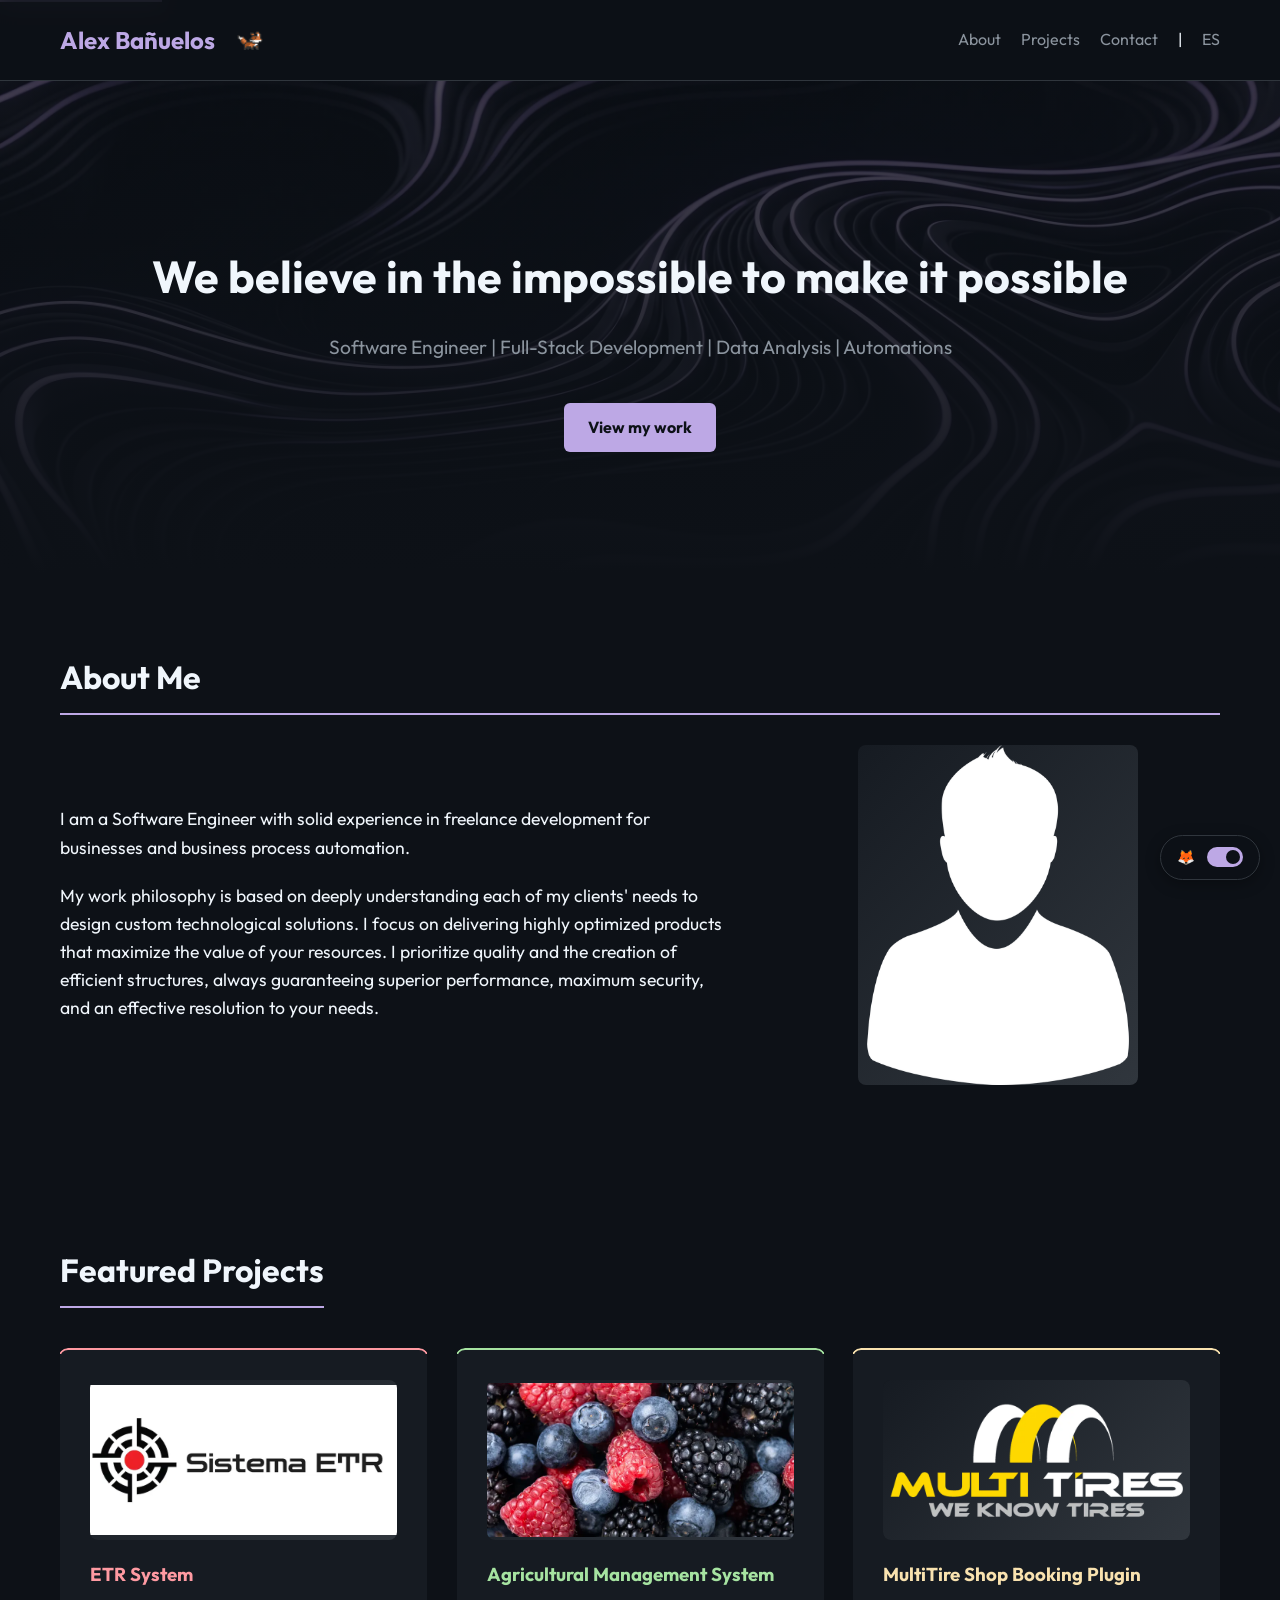
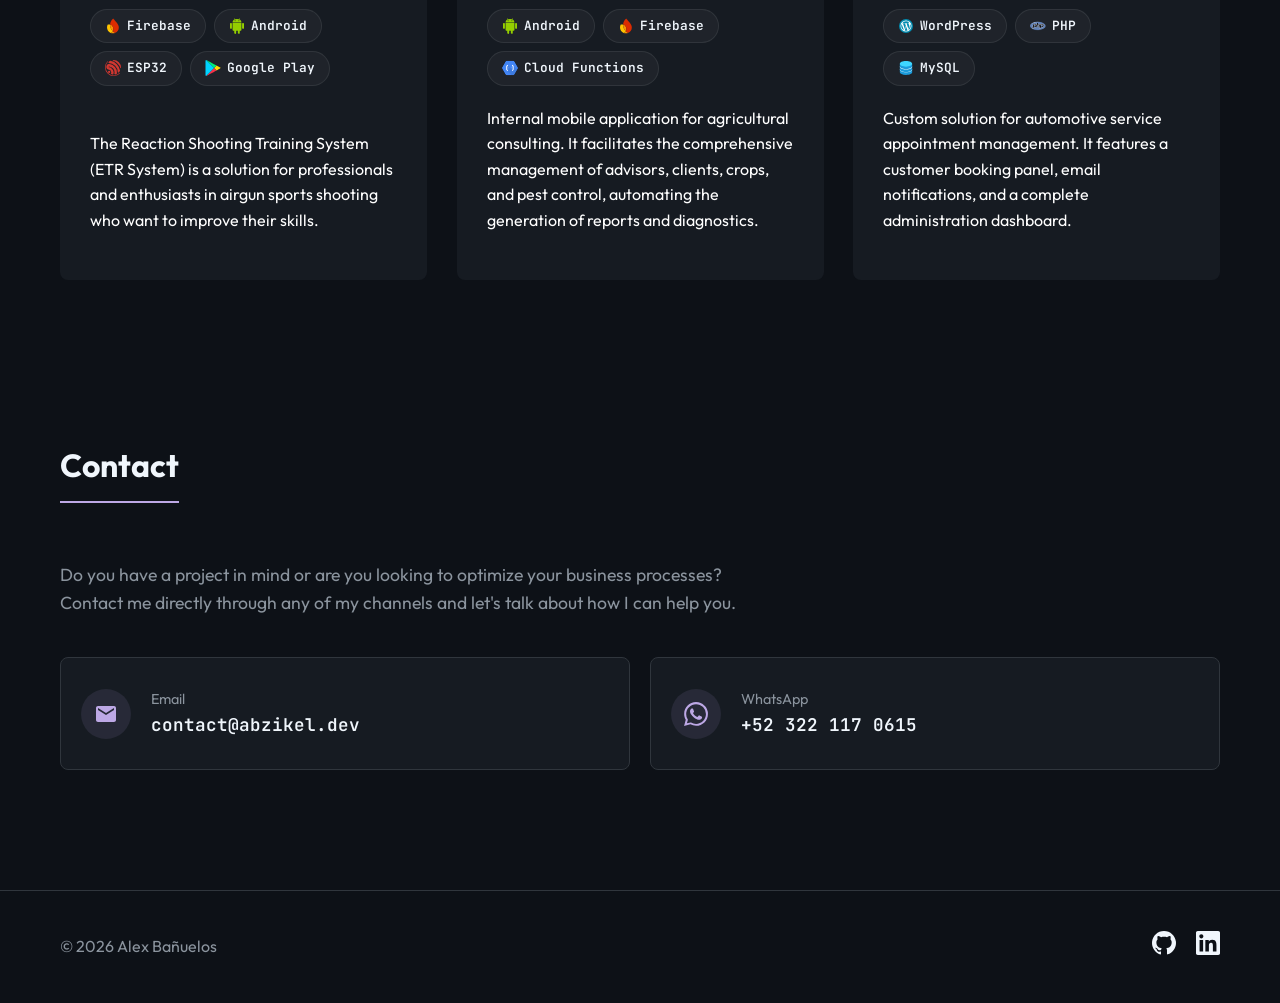
<file: index.html>
<!DOCTYPE html>
<html lang="es">

<head>
    <meta charset="UTF-8">
    <meta name="viewport" content="width=device-width, initial-scale=1.0">

    <!-- Client-side language routing middleware (Synchronous load required) -->
    <script src="/assets/js/language-detector.min.js"></script>

    <meta name="description"
        content="Portafolio de Alex Bañuelos - Ingeniero de Software especializado en Desarrollo Web Full-Stack, Análisis de Datos y Automatizaciones.">
    <meta name="author" content="Alex Bañuelos">
    <meta name="theme-color" content="#0d1117">
    <title>Portafolio de Alex Bañuelos | Ingeniero de Software</title>

    <!-- Open Graph / Facebook / LinkedIn / WhatsApp -->
    <meta property="og:type" content="website">
    <meta property="og:url" content="https://abzikel.dev/">
    <meta property="og:title" content="Portafolio de Alex Bañuelos | Ingeniero de Software">
    <meta property="og:description"
        content="Portafolio de Alex Bañuelos - Ingeniero de Software especializado en Desarrollo Web Full-Stack, Análisis de Datos y Automatizaciones.">
    <meta property="og:image" content="https://abzikel.dev/assets/img/og-image.jpg">

    <!-- Twitter -->
    <meta property="twitter:card" content="summary_large_image">
    <meta property="twitter:url" content="https://abzikel.dev/">
    <meta property="twitter:title" content="Portafolio de Alex Bañuelos | Ingeniero de Software">
    <meta property="twitter:description"
        content="Portafolio de Alex Bañuelos - Ingeniero de Software especializado en Desarrollo Web Full-Stack, Análisis de Datos y Automatizaciones.">
    <meta property="twitter:image" content="https://abzikel.dev/assets/img/og-image.jpg">

    <meta property="og:logo" content="https://abzikel.dev/assets/favicon/android-chrome-512x512.png">
    <link rel="canonical" href="https://abzikel.dev/">

    <!-- Multi-language SEO (hreflang) -->
    <link rel="alternate" hreflang="es" href="https://abzikel.dev/" />
    <link rel="alternate" hreflang="en" href="https://abzikel.dev/en/" />
    <link rel="alternate" hreflang="x-default" href="https://abzikel.dev/" />

    <meta name="apple-mobile-web-app-title" content="Alex B.">
    <link rel="apple-touch-icon" sizes="180x180" href="/assets/favicon/apple-touch-icon.png">
    <link rel="icon" type="image/png" sizes="96x96" href="/assets/favicon/favicon-96x96.png">
    <link rel="icon" type="image/png" sizes="32x32" href="/assets/favicon/favicon-32x32.png">
    <link rel="icon" type="image/png" sizes="16x16" href="/assets/favicon/favicon-16x16.png">
    <link rel="manifest" href="/assets/favicon/site.webmanifest">
    <link rel="shortcut icon" href="/assets/favicon/favicon.ico">

    <!-- Preload Hero Image for LCP Optimization -->
    <link rel="preload" href="/assets/img/hero.webp" as="image">

    <link rel="stylesheet"
        href="https://cdnjs.cloudflare.com/ajax/libs/modern-normalize/2.0.0/modern-normalize.min.css">
    <link rel="preconnect" href="https://fonts.googleapis.com">
    <link rel="preconnect" href="https://fonts.gstatic.com" crossorigin>
    <link
        href="https://fonts.googleapis.com/css2?family=JetBrains+Mono:wght@400;600;700&family=Outfit:wght@300;400;600;700&display=swap"
        rel="stylesheet">
    <link rel="stylesheet" href="/assets/css/style.min.css">
</head>

<body>

    <a href="#main-content" class="skip-link">Saltar al contenido principal</a>

    <header class="main-header">
        <div class="container">
            <div class="logo-wrapper">
                <a href="/" class="logo">Alex Bañuelos</a>
                <img id="fox-character" alt="" aria-hidden="true" class="fox-companion">
            </div>
            <nav class="main-nav">
                <ul>
                    <li><a href="#about">Sobre mí</a></li>
                    <li><a href="#projects">Proyectos</a></li>
                    <li><a href="#contact">Contacto</a></li>
                    <li class="nav-separator">|</li>
                    <li><a href="/en/" aria-label="Cambiar a versión en Inglés" class="lang-switch"
                            onclick="localStorage.setItem('langPref', 'en')">EN</a></li>
                </ul>
            </nav>
        </div>
    </header>

    <main id="main-content">

        <section id="hero" class="hero-section fade-in-section">
            <div class="container">
                <h1>Creemos en lo imposible para lograr hacerlo posible</h1>
                <p class="hero-subtitle">Ingeniero de Software | Desarrollo Full-Stack | Análisis de Datos |
                    Automatizaciones</p>
                <a href="#projects" class="btn btn-primary">Ver mi trabajo</a>
            </div>
        </section>

        <section id="about" class="about-section fade-in-section">
            <div class="container">
                <h2>Sobre Mí</h2>

                <div class="about-content">
                    <p>Soy un Ingeniero en Desarrollo de Software con sólida experiencia en desarrollo independiente
                        para empresas y automatización de procesos empresariales.</p>
                    <p>Mi filosofía de trabajo se basa en entender a profundidad las necesidades de cada uno de mis
                        clientes para diseñar
                        soluciones tecnológicas a la medida. Me enfoco en entregar productos altamente optimizados que
                        maximicen el valor de tus recursos. Priorizo la calidad y la creación de estructuras eficientes,
                        garantizando siempre un rendimiento superior, máxima seguridad y una resolución efectiva a tus
                        necesidades.</p>
                </div>

                <img src="/assets/img/profile-picture.webp" alt="Foto de perfil de Alex Bañuelos"
                    class="img-placeholder profile-img" loading="lazy">
            </div>
        </section>

        <section id="projects" class="projects-section fade-in-section">
            <div class="container">
                <h2>Proyectos Destacados</h2>
                <div class="projects-grid">

                    <article class="project-card card-p1 fade-in-section">
                        <div class="card-content">
                            <img src="/assets/img/projects/sistema-etr/sistema-etr-preview.webp"
                                alt="Vista previa del Sistema ETR" class="img-placeholder project-img" loading="lazy">

                            <h3>Sistema ETR</h3>
                            <div class="project-tags">
                                <span class="tech-badge">
                                    <span class="tech-icon"
                                        style="--icon-url: url('/assets/img/icon-firebase.svg');"></span>
                                    Firebase
                                </span>
                                <span class="tech-badge">
                                    <span class="tech-icon"
                                        style="--icon-url: url('/assets/img/icon-android.svg');"></span>
                                    Android
                                </span>
                                <span class="tech-badge">
                                    <span class="tech-icon"
                                        style="--icon-url: url('/assets/img/icon-esp32.svg');"></span>
                                    ESP32
                                </span>
                                <span class="tech-badge">
                                    <span class="tech-icon"
                                        style="--icon-url: url('/assets/img/icon-googleplay.svg');"></span>
                                    Google Play
                                </span>
                            </div>
                            <p>El Sistema de Entrenamiento en Tiro de Reacción (Sistema ETR) es una solución para
                                aquellos profesionales y entusiastas en el tiro deportivo con arma de aire que quieren
                                mejorar sus habilidades.</p>
                            <a href="#" class="btn-link">Ver detalles &rarr;</a>
                        </div>
                    </article>

                    <article class="project-card card-p2 fade-in-section">
                        <div class="card-content">
                            <img src="/assets/img/projects/gestion-agricola/gestion-agricola-preview.webp"
                                alt="Vista previa del Sistema de Gestión Agrícola" class="img-placeholder project-img"
                                loading="lazy">

                            <h3>Sistema de Gestión Agrícola</h3>
                            <div class="project-tags">
                                <span class="tech-badge">
                                    <span class="tech-icon"
                                        style="--icon-url: url('/assets/img/icon-android.svg');"></span>
                                    Android
                                </span>
                                <span class="tech-badge">
                                    <span class="tech-icon"
                                        style="--icon-url: url('/assets/img/icon-firebase.svg');"></span>
                                    Firebase
                                </span>
                                <span class="tech-badge">
                                    <span class="tech-icon"
                                        style="--icon-url: url('/assets/img/icon-cloudfunctions.svg');"></span>
                                    Cloud Functions
                                </span>
                            </div>
                            <p>Aplicación móvil de uso interno para consultoría agrícola. Facilita la gestión integral
                                de asesores, clientes, cultivos y control de plagas, automatizando la generación de
                                reportes y diagnósticos.</p>
                            <a href="#" class="btn-link">Ver detalles &rarr;</a>
                        </div>
                    </article>

                    <article class="project-card card-p3 fade-in-section">
                        <div class="card-content">
                            <img src="/assets/img/projects/multitireshop/multireshop-preview.webp"
                                alt="Vista previa del Plugin de Reservas Multi Tires"
                                class="img-placeholder project-img" loading="lazy">

                            <h3>Plugin de Reservas MultiTire Shop</h3>
                            <div class="project-tags">
                                <span class="tech-badge">
                                    <span class="tech-icon"
                                        style="--icon-url: url('/assets/img/icon-wordpress.svg');"></span>
                                    WordPress
                                </span>
                                <span class="tech-badge">
                                    <span class="tech-icon" style="--icon-url: url('/assets/img/icon-php.svg');"></span>
                                    PHP
                                </span>
                                <span class="tech-badge">
                                    <span class="tech-icon"
                                        style="--icon-url: url('/assets/img/icon-mysql.svg');"></span>
                                    MySQL
                                </span>
                            </div>
                            <p>Solución personalizada para la gestión de citas de servicios automotrices. Cuenta con un
                                panel para que los clientes agenden su cita, notificaciones por correo electrónico y un
                                panel de
                                administración completo.</p>
                            <a href="#" class="btn-link">Ver detalles &rarr;</a>
                        </div>
                    </article>

                </div>
            </div>
        </section>

        <section id="contact" class="contact-section fade-in-section">
            <div class="container">
                <h2>Contacto</h2>
                <p class="contact-intro">¿Tienes un proyecto en mente o buscas optimizar tus procesos empresariales?
                    Contáctame directamente a través de cualquiera de mis canales y hablemos sobre cómo puedo ayudarte.
                </p>

                <div class="contact-grid">
                    <a href="mailto:contact@abzikel.dev" class="contact-card">
                        <div class="contact-icon-wrapper">
                            <svg class="contact-icon" viewBox="0 0 24 24" xmlns="http://www.w3.org/2000/svg">
                                <path
                                    d="M20 4H4c-1.1 0-1.99.9-1.99 2L2 18c0 1.1.9 2 2 2h16c1.1 0 2-.9 2-2V6c0-1.1-.9-2-2-2zm0 4l-8 5-8-5V6l8 5 8-5v2z" />
                            </svg>
                        </div>
                        <div class="contact-info">
                            <span class="contact-label">Correo Electrónico</span>
                            <span class="contact-value">contact@abzikel.dev</span>
                        </div>
                    </a>

                    <a href="https://wa.me/523221170615" target="_blank" rel="noopener noreferrer" class="contact-card">
                        <div class="contact-icon-wrapper">
                            <svg class="contact-icon" viewBox="0 0 24 24" xmlns="http://www.w3.org/2000/svg">
                                <path
                                    d="M17.472 14.382c-.297-.149-1.758-.867-2.03-.967-.273-.099-.471-.148-.67.15-.197.297-.767.966-.94 1.164-.173.199-.347.223-.644.075-.297-.15-1.255-.463-2.39-1.405-.881-.733-1.476-1.639-1.649-1.935-.173-.297-.018-.458.13-.606.134-.133.298-.347.446-.52.149-.174.198-.298.298-.497.099-.198.05-.371-.025-.52-.075-.149-.669-1.612-.916-2.207-.242-.579-.487-.5-.669-.51-.173-.008-.371-.01-.57-.01-.198 0-.52.074-.792.372-.272.297-1.04 1.016-1.04 2.479 0 1.462 1.065 2.875 1.213 3.074.149.198 2.096 3.2 5.077 4.487.709.306 1.262.489 1.694.625.712.227 1.36.195 1.871.118.571-.085 1.758-.719 2.006-1.413.248-.694.248-1.289.173-1.413-.074-.124-.272-.198-.57-.347m-5.421 7.403h-.004a9.87 9.87 0 01-5.031-1.378l-.361-.214-3.741.982.998-3.648-.235-.374a9.86 9.86 0 01-1.51-5.26c.001-5.45 4.436-9.884 9.888-9.884 2.64 0 5.122 1.03 6.988 2.898a9.825 9.825 0 012.893 6.994c-.003 5.45-4.437 9.884-9.885 9.884m8.413-18.297A11.815 11.815 0 0012.05 0C5.495 0 .16 5.335.157 11.892c0 2.096.547 4.142 1.588 5.945L.057 24l6.305-1.654a11.882 11.882 0 005.683 1.448h.005c6.554 0 11.89-5.335 11.893-11.893a11.821 11.821 0 00-3.48-8.413z" />
                            </svg>
                        </div>
                        <div class="contact-info">
                            <span class="contact-label">WhatsApp</span>
                            <span class="contact-value">+52 322 117 0615</span>
                        </div>
                    </a>
                </div>
            </div>
        </section>

    </main>

    <footer class="main-footer">
        <div class="container">
            <p>&copy; <span id="current-year"></span> Alex Bañuelos</p>
            <div class="social-links">
                <a href="https://github.com/Abzikel" target="_blank" rel="noopener noreferrer"
                    aria-label="GitHub Profile">
                    <svg class="social-icon" viewBox="0 0 24 24" xmlns="http://www.w3.org/2000/svg">
                        <path
                            d="M12 0C5.37 0 0 5.37 0 12c0 5.31 3.435 9.795 8.205 11.385.6.105.825-.255.825-.57 0-.285-.015-1.23-.015-2.235-3.015.555-3.795-.735-4.035-1.41-.135-.345-.72-1.41-1.23-1.695-.42-.225-1.02-.78-.015-.795.945-.015 1.62.87 1.845 1.23 1.08 1.815 2.805 1.305 3.495.99.105-.78.42-1.305.765-1.605-2.67-.3-5.46-1.335-5.46-5.925 0-1.305.465-2.385 1.23-3.225-.12-.3-.54-1.53.12-3.18 0 0 1.005-.315 3.3 1.23.96-.27 1.98-.405 3-.405s2.04.135 3 .405c2.295-1.56 3.3-1.23 3.3-1.23.66 1.65.24 2.88.12 3.18.765.84 1.23 1.905 1.23 3.225 0 4.605-2.805 5.625-5.475 5.925.435.375.81 1.095.81 2.22 0 1.605-.015 2.895-.015 3.285 0 .315.225.69.825.57C20.565 21.795 24 17.31 24 12c0-6.63-5.37-12-12-12z" />
                    </svg>
                </a>
                <a href="https://www.linkedin.com/in/abzikel/" target="_blank" rel="noopener noreferrer"
                    aria-label="LinkedIn Profile">
                    <svg class="social-icon" viewBox="0 0 24 24" xmlns="http://www.w3.org/2000/svg">
                        <path
                            d="M20.447 20.452h-3.554v-5.569c0-1.328-.027-3.037-1.852-3.037-1.853 0-2.136 1.445-2.136 2.939v5.667H9.351V9h3.414v1.561h.046c.477-.9 1.637-1.85 3.37-1.85 3.601 0 4.267 2.37 4.267 5.455v6.286zM5.337 7.433c-1.144 0-2.063-.926-2.063-2.065 0-1.138.92-2.063 2.063-2.063 1.14 0 2.064.925 2.064 2.063 0 1.139-.925 2.065-2.064 2.065zm1.782 13.019H3.555V9h3.564v11.452zM22.225 0H1.771C.792 0 0 .774 0 1.729v20.542C0 23.227.792 24 1.771 24h20.451C23.2 24 24 23.227 24 22.271V1.729C24 .774 23.2 0 22.222 0h.003z" />
                    </svg>
                </a>
            </div>
        </div>
    </footer>

    <!-- Fox Tracking Toggle UI -->
    <div class="fox-toggle-wrapper">
        <span class="fox-toggle-label">🦊</span>
        <label class="fox-switch" for="fox-toggle">
            <input type="checkbox" id="fox-toggle" aria-label="Activar o desactivar seguimiento de mascota">
            <span class="fox-slider"></span>
        </label>
    </div>

    <script src="/assets/js/fox-controller.min.js" defer></script>
    <script src="/assets/js/main.min.js" defer></script>

</body>

</html>
</file>
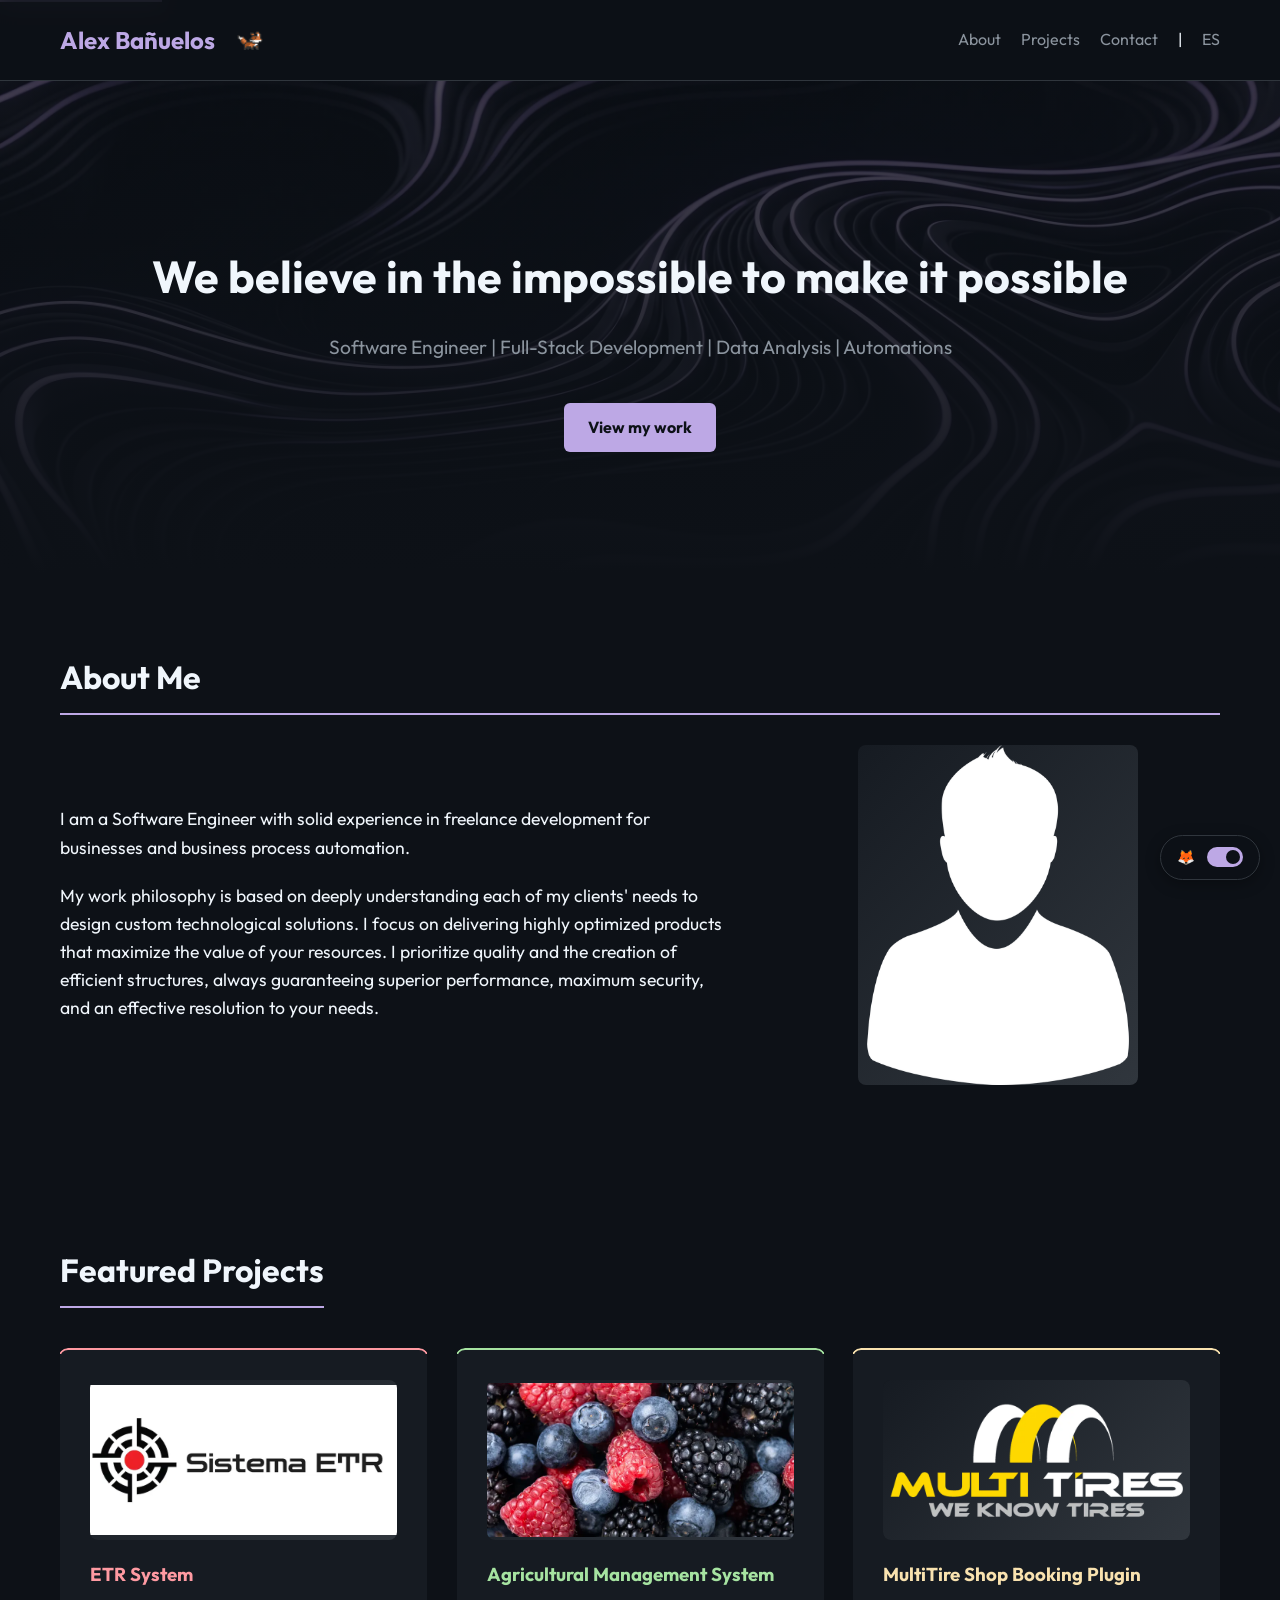
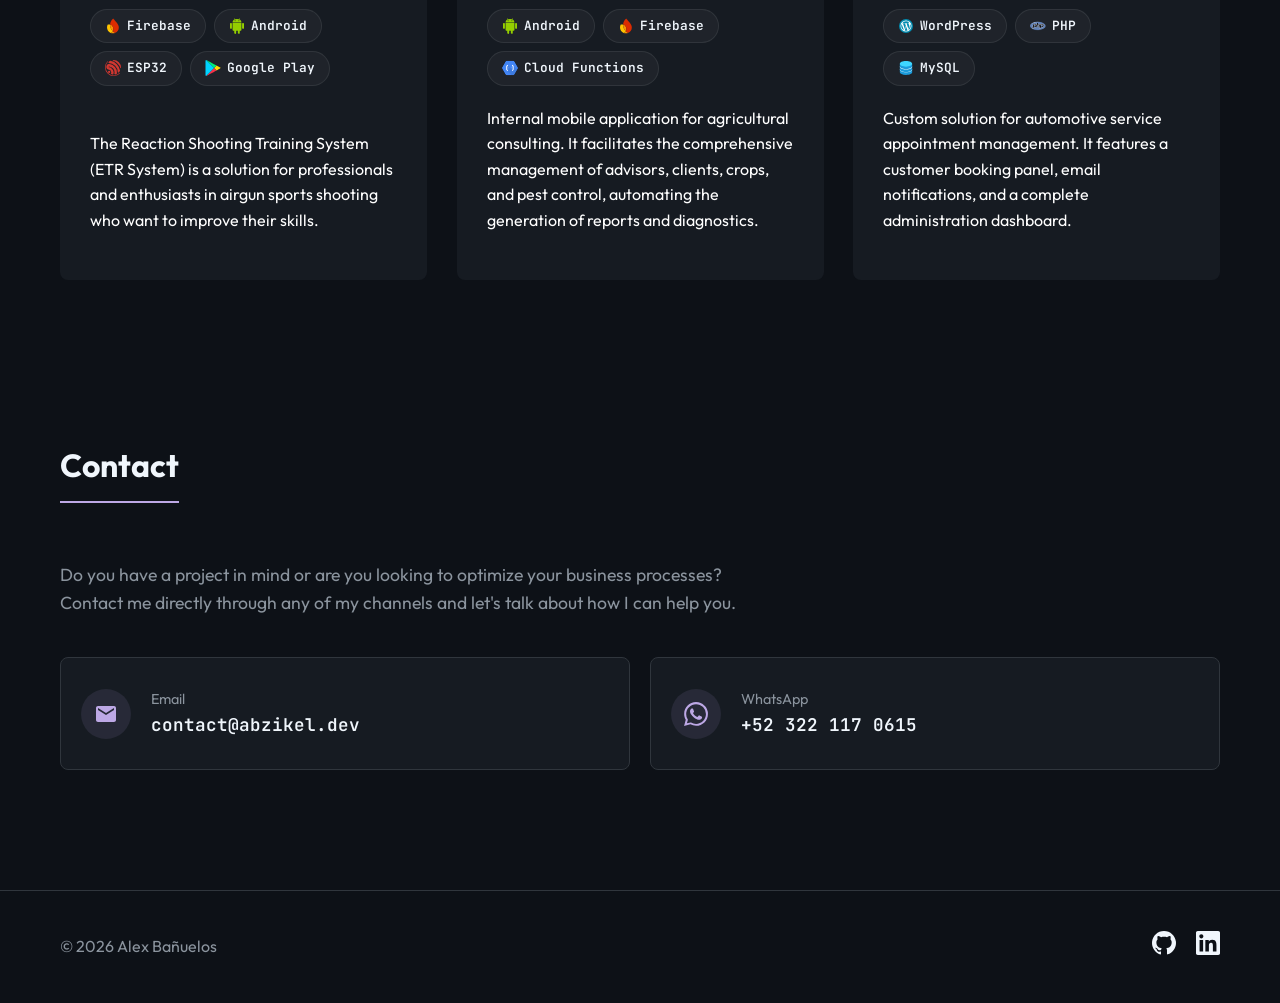
<file: en/index.html>
<!DOCTYPE html>
<html lang="en">

<head>
    <meta charset="UTF-8">
    <meta name="viewport" content="width=device-width, initial-scale=1.0">
    <meta name="description"
        content="Alex Bañuelos Portfolio - Software Engineer specializing in Full-Stack Web Development, Data Analysis, and Automations.">
    <meta name="author" content="Alex Bañuelos">
    <meta name="theme-color" content="#0d1117">
    <title>Alex Bañuelos Portfolio | Software Engineer</title>

    <!-- Open Graph / Facebook / LinkedIn / WhatsApp -->
    <meta property="og:type" content="website">
    <meta property="og:url" content="https://abzikel.dev/en/">
    <meta property="og:title" content="Alex Bañuelos Portfolio | Software Engineer">
    <meta property="og:description"
        content="Alex Bañuelos Portfolio - Software Engineer specializing in Full-Stack Web Development, Data Analysis, and Automations.">
    <meta property="og:image" content="https://abzikel.dev/assets/img/og-image.jpg">

    <!-- Twitter -->
    <meta property="twitter:card" content="summary_large_image">
    <meta property="twitter:url" content="https://abzikel.dev/en/">
    <meta property="twitter:title" content="Alex Bañuelos Portfolio | Software Engineer">
    <meta property="twitter:description"
        content="Alex Bañuelos Portfolio - Software Engineer specializing in Full-Stack Web Development, Data Analysis, and Automations.">
    <meta property="twitter:image" content="https://abzikel.dev/assets/img/og-image.jpg">

    <meta property="og:logo" content="https://abzikel.dev/assets/favicon/android-chrome-512x512.png">
    <link rel="canonical" href="https://abzikel.dev/en/">

    <!-- Multi-language SEO (hreflang) -->
    <link rel="alternate" hreflang="es" href="https://abzikel.dev/">
    <link rel="alternate" hreflang="en" href="https://abzikel.dev/en/">
    <link rel="alternate" hreflang="x-default" href="https://abzikel.dev/">

    <meta name="apple-mobile-web-app-title" content="Alex B.">
    <link rel="apple-touch-icon" sizes="180x180" href="/assets/favicon/apple-touch-icon.png">
    <link rel="icon" type="image/png" sizes="96x96" href="/assets/favicon/favicon-96x96.png">
    <link rel="icon" type="image/png" sizes="32x32" href="/assets/favicon/favicon-32x32.png">
    <link rel="icon" type="image/png" sizes="16x16" href="/assets/favicon/favicon-16x16.png">
    <link rel="manifest" href="/assets/favicon/site.webmanifest">
    <link rel="shortcut icon" href="/assets/favicon/favicon.ico">

    <!-- Preload Hero Image for LCP Optimization -->
    <link rel="preload" href="/assets/img/hero.webp" as="image">

    <link rel="stylesheet"
        href="https://cdnjs.cloudflare.com/ajax/libs/modern-normalize/2.0.0/modern-normalize.min.css">
    <link rel="preconnect" href="https://fonts.googleapis.com">
    <link rel="preconnect" href="https://fonts.gstatic.com" crossorigin>
    <link
        href="https://fonts.googleapis.com/css2?family=JetBrains+Mono:wght@400;600;700&family=Outfit:wght@300;400;600;700&display=swap"
        rel="stylesheet">
    <link rel="stylesheet" href="/assets/css/style.min.css">
</head>

<body>

    <a href="#main-content" class="skip-link">Skip to main content</a>

    <header class="main-header">
        <div class="container">
            <div class="logo-wrapper">
                <a href="/en/" class="logo">Alex Bañuelos</a>
                <img id="fox-character" alt="" aria-hidden="true" class="fox-companion">
            </div>
            <nav class="main-nav">
                <ul>
                    <li><a href="#about">About</a></li>
                    <li><a href="#projects">Projects</a></li>
                    <li><a href="#contact">Contact</a></li>
                    <li class="nav-separator">|</li>
                    <li><a href="/" aria-label="Switch to Spanish version" class="lang-switch"
                            onclick="localStorage.setItem('langPref', 'es')">ES</a></li>
                </ul>
            </nav>
        </div>
    </header>

    <main id="main-content">

        <section id="hero" class="hero-section fade-in-section">
            <div class="container">
                <h1>We believe in the impossible to make it possible</h1>
                <p class="hero-subtitle">Software Engineer | Full-Stack Development | Data Analysis | Automations</p>
                <a href="#projects" class="btn btn-primary">View my work</a>
            </div>
        </section>

        <section id="about" class="about-section fade-in-section">
            <div class="container">
                <h2>About Me</h2>

                <div class="about-content">
                    <p>I am a Software Engineer with solid experience in freelance development for businesses and
                        business process automation.</p>
                    <p>My work philosophy is based on deeply understanding each of my clients' needs to design custom
                        technological solutions. I focus on delivering highly optimized products that maximize the value
                        of your resources. I prioritize quality and the creation of efficient structures, always
                        guaranteeing superior performance, maximum security, and an effective resolution to your needs.
                    </p>
                </div>

                <img src="/assets/img/profile-picture.webp" alt="Alex Bañuelos profile picture"
                    class="img-placeholder profile-img" loading="lazy">
            </div>
        </section>

        <section id="projects" class="projects-section fade-in-section">
            <div class="container">
                <h2>Featured Projects</h2>
                <div class="projects-grid">

                    <article class="project-card card-p1 fade-in-section">
                        <div class="card-content">
                            <img src="/assets/img/projects/sistema-etr/sistema-etr-preview.webp"
                                alt="ETR System Preview" class="img-placeholder project-img" loading="lazy">

                            <h3>ETR System</h3>
                            <div class="project-tags">
                                <span class="tech-badge">
                                    <span class="tech-icon"
                                        style="--icon-url: url('/assets/img/icon-firebase.svg');"></span>
                                    Firebase
                                </span>
                                <span class="tech-badge">
                                    <span class="tech-icon"
                                        style="--icon-url: url('/assets/img/icon-android.svg');"></span>
                                    Android
                                </span>
                                <span class="tech-badge">
                                    <span class="tech-icon"
                                        style="--icon-url: url('/assets/img/icon-esp32.svg');"></span>
                                    ESP32
                                </span>
                                <span class="tech-badge">
                                    <span class="tech-icon"
                                        style="--icon-url: url('/assets/img/icon-googleplay.svg');"></span>
                                    Google Play
                                </span>
                            </div>
                            <p>The Reaction Shooting Training System (ETR System) is a solution for professionals and
                                enthusiasts in airgun sports shooting who want to improve their skills.</p>
                            <a href="#" class="btn-link">View details &rarr;</a>
                        </div>
                    </article>

                    <article class="project-card card-p2 fade-in-section">
                        <div class="card-content">
                            <img src="/assets/img/projects/gestion-agricola/gestion-agricola-preview.webp"
                                alt="Agricultural Management System Preview" class="img-placeholder project-img"
                                loading="lazy">

                            <h3>Agricultural Management System</h3>
                            <div class="project-tags">
                                <span class="tech-badge">
                                    <span class="tech-icon"
                                        style="--icon-url: url('/assets/img/icon-android.svg');"></span>
                                    Android
                                </span>
                                <span class="tech-badge">
                                    <span class="tech-icon"
                                        style="--icon-url: url('/assets/img/icon-firebase.svg');"></span>
                                    Firebase
                                </span>
                                <span class="tech-badge">
                                    <span class="tech-icon"
                                        style="--icon-url: url('/assets/img/icon-cloudfunctions.svg');"></span>
                                    Cloud Functions
                                </span>
                            </div>
                            <p>Internal mobile application for agricultural consulting. It facilitates the comprehensive
                                management of advisors, clients, crops, and pest control, automating the generation of
                                reports and diagnostics.</p>
                            <a href="#" class="btn-link">View details &rarr;</a>
                        </div>
                    </article>

                    <article class="project-card card-p3 fade-in-section">
                        <div class="card-content">
                            <img src="/assets/img/projects/multitireshop/multireshop-preview.webp"
                                alt="MultiTire Shop Booking Plugin Preview" class="img-placeholder project-img"
                                loading="lazy">

                            <h3>MultiTire Shop Booking Plugin</h3>
                            <div class="project-tags">
                                <span class="tech-badge">
                                    <span class="tech-icon"
                                        style="--icon-url: url('/assets/img/icon-wordpress.svg');"></span>
                                    WordPress
                                </span>
                                <span class="tech-badge">
                                    <span class="tech-icon" style="--icon-url: url('/assets/img/icon-php.svg');"></span>
                                    PHP
                                </span>
                                <span class="tech-badge">
                                    <span class="tech-icon"
                                        style="--icon-url: url('/assets/img/icon-mysql.svg');"></span>
                                    MySQL
                                </span>
                            </div>
                            <p>Custom solution for automotive service appointment management. It features a customer
                                booking panel, email notifications, and a complete administration dashboard.</p>
                            <a href="#" class="btn-link">View details &rarr;</a>
                        </div>
                    </article>

                </div>
            </div>
        </section>

        <section id="contact" class="contact-section fade-in-section">
            <div class="container">
                <h2>Contact</h2>
                <p class="contact-intro">Do you have a project in mind or are you looking to optimize your business
                    processes? Contact me directly through any of my channels and let's talk about how I can help you.
                </p>

                <div class="contact-grid">
                    <a href="mailto:contact@abzikel.dev" class="contact-card">
                        <div class="contact-icon-wrapper">
                            <svg class="contact-icon" viewBox="0 0 24 24" xmlns="http://www.w3.org/2000/svg">
                                <path
                                    d="M20 4H4c-1.1 0-1.99.9-1.99 2L2 18c0 1.1.9 2 2 2h16c1.1 0 2-.9 2-2V6c0-1.1-.9-2-2-2zm0 4l-8 5-8-5V6l8 5 8-5v2z" />
                            </svg>
                        </div>
                        <div class="contact-info">
                            <span class="contact-label">Email</span>
                            <span class="contact-value">contact@abzikel.dev</span>
                        </div>
                    </a>

                    <a href="https://wa.me/523221170615" target="_blank" rel="noopener noreferrer" class="contact-card">
                        <div class="contact-icon-wrapper">
                            <svg class="contact-icon" viewBox="0 0 24 24" xmlns="http://www.w3.org/2000/svg">
                                <path
                                    d="M17.472 14.382c-.297-.149-1.758-.867-2.03-.967-.273-.099-.471-.148-.67.15-.197.297-.767.966-.94 1.164-.173.199-.347.223-.644.075-.297-.15-1.255-.463-2.39-1.405-.881-.733-1.476-1.639-1.649-1.935-.173-.297-.018-.458.13-.606.134-.133.298-.347.446-.52.149-.174.198-.298.298-.497.099-.198.05-.371-.025-.52-.075-.149-.669-1.612-.916-2.207-.242-.579-.487-.5-.669-.51-.173-.008-.371-.01-.57-.01-.198 0-.52.074-.792.372-.272.297-1.04 1.016-1.04 2.479 0 1.462 1.065 2.875 1.213 3.074.149.198 2.096 3.2 5.077 4.487.709.306 1.262.489 1.694.625.712.227 1.36.195 1.871.118.571-.085 1.758-.719 2.006-1.413.248-.694.248-1.289.173-1.413-.074-.124-.272-.198-.57-.347m-5.421 7.403h-.004a9.87 9.87 0 01-5.031-1.378l-.361-.214-3.741.982.998-3.648-.235-.374a9.86 9.86 0 01-1.51-5.26c.001-5.45 4.436-9.884 9.888-9.884 2.64 0 5.122 1.03 6.988 2.898a9.825 9.825 0 012.893 6.994c-.003 5.45-4.437 9.884-9.885 9.884m8.413-18.297A11.815 11.815 0 0012.05 0C5.495 0 .16 5.335.157 11.892c0 2.096.547 4.142 1.588 5.945L.057 24l6.305-1.654a11.882 11.882 0 005.683 1.448h.005c6.554 0 11.89-5.335 11.893-11.893a11.821 11.821 0 00-3.48-8.413z" />
                            </svg>
                        </div>
                        <div class="contact-info">
                            <span class="contact-label">WhatsApp</span>
                            <span class="contact-value">+52 322 117 0615</span>
                        </div>
                    </a>
                </div>
            </div>
        </section>

    </main>

    <footer class="main-footer">
        <div class="container">
            <p>&copy; <span id="current-year"></span> Alex Bañuelos</p>
            <div class="social-links">
                <a href="https://github.com/Abzikel" target="_blank" rel="noopener noreferrer"
                    aria-label="GitHub Profile">
                    <svg class="social-icon" viewBox="0 0 24 24" xmlns="http://www.w3.org/2000/svg">
                        <path
                            d="M12 0C5.37 0 0 5.37 0 12c0 5.31 3.435 9.795 8.205 11.385.6.105.825-.255.825-.57 0-.285-.015-1.23-.015-2.235-3.015.555-3.795-.735-4.035-1.41-.135-.345-.72-1.41-1.23-1.695-.42-.225-1.02-.78-.015-.795.945-.015 1.62.87 1.845 1.23 1.08 1.815 2.805 1.305 3.495.99.105-.78.42-1.305.765-1.605-2.67-.3-5.46-1.335-5.46-5.925 0-1.305.465-2.385 1.23-3.225-.12-.3-.54-1.53.12-3.18 0 0 1.005-.315 3.3 1.23.96-.27 1.98-.405 3-.405s2.04.135 3 .405c2.295-1.56 3.3-1.23 3.3-1.23.66 1.65.24 2.88.12 3.18.765.84 1.23 1.905 1.23 3.225 0 4.605-2.805 5.625-5.475 5.925.435.375.81 1.095.81 2.22 0 1.605-.015 2.895-.015 3.285 0 .315.225.69.825.57C20.565 21.795 24 17.31 24 12c0-6.63-5.37-12-12-12z" />
                    </svg>
                </a>
                <a href="https://www.linkedin.com/in/abzikel/" target="_blank" rel="noopener noreferrer"
                    aria-label="LinkedIn Profile">
                    <svg class="social-icon" viewBox="0 0 24 24" xmlns="http://www.w3.org/2000/svg">
                        <path
                            d="M20.447 20.452h-3.554v-5.569c0-1.328-.027-3.037-1.852-3.037-1.853 0-2.136 1.445-2.136 2.939v5.667H9.351V9h3.414v1.561h.046c.477-.9 1.637-1.85 3.37-1.85 3.601 0 4.267 2.37 4.267 5.455v6.286zM5.337 7.433c-1.144 0-2.063-.926-2.063-2.065 0-1.138.92-2.063 2.063-2.063 1.14 0 2.064.925 2.064 2.063 0 1.139-.925 2.065-2.064 2.065zm1.782 13.019H3.555V9h3.564v11.452zM22.225 0H1.771C.792 0 0 .774 0 1.729v20.542C0 23.227.792 24 1.771 24h20.451C23.2 24 24 23.227 24 22.271V1.729C24 .774 23.2 0 22.222 0h.003z" />
                    </svg>
                </a>
            </div>
        </div>
    </footer>

    <!-- Fox Tracking Toggle UI -->
    <div class="fox-toggle-wrapper">
        <span class="fox-toggle-label">🦊</span>
        <label class="fox-switch" for="fox-toggle">
            <input type="checkbox" id="fox-toggle" aria-label="Enable or disable companion tracking">
            <span class="fox-slider"></span>
        </label>
    </div>

    <script src="/assets/js/fox-controller.min.js" defer></script>
    <script src="/assets/js/main.min.js" defer></script>

</body>

</html>
</file>
<file: assets/css/style.min.css>
:root{--bg-color:#0d1117;--bg-card:#161b22;--bg-card-hover:#1c2128;--text-primary:#f0f6fc;--text-secondary:#8b949e;--accent-primary:#BDA8E5;--accent-hover:#a37ee8;--border-color:#30363d;--accent-p1:#ff9aa2;--accent-p2:#a6e3a1;--accent-p3:#f9e2af;--font-family:'Outfit', -apple-system, BlinkMacSystemFont, "Segoe UI", Roboto, "Helvetica Neue", Arial, sans-serif;--font-mono:'JetBrains Mono', monospace;--container-width:1200px;--transition:all 0.4s ease}*,*::before,*::after{box-sizing:border-box}html{scroll-behavior:smooth}body{background-color:var(--bg-color);color:var(--text-primary);font-family:var(--font-family);margin:0;line-height:1.6}.container{max-width:var(--container-width);margin:0 auto;padding:0 20px}.skip-link{position:absolute;top:-40px;left:0;background:var(--accent-primary);color:var(--bg-color);padding:8px;z-index:100;transition:top 0.2s}.skip-link:focus{top:0}h1,h2,h3{margin-top:0;color:var(--text-primary)}h2{font-size:2rem;margin-bottom:40px;border-bottom:2px solid var(--accent-primary);padding-bottom:10px;display:inline-block}.main-header{background-color:rgb(13 17 23 / .85);padding:20px 0;position:sticky;top:0;z-index:900;border-bottom:1px solid var(--border-color);backdrop-filter:blur(10px)}.main-header .container{display:flex;justify-content:space-between;align-items:center}.logo-wrapper{display:flex;align-items:center;gap:15px}.fox-companion{height:40px;width:auto;user-select:none;-webkit-user-drag:none;transition:transform 0.3s ease;position:relative;top:-10px}.logo{font-size:1.5rem;font-weight:700;text-decoration:none;background:linear-gradient(to right,var(--text-primary) 50%,var(--accent-primary) 50%);background-size:200% 100%;background-position:100% 0;-webkit-background-clip:text;background-clip:text;-webkit-text-fill-color:#fff0;transition:background-position 0.4s ease-out}.logo:hover{background-position:0 0}.main-nav ul{list-style:none;margin:0;padding:0;display:flex;gap:20px}.main-nav a{text-decoration:none;background:linear-gradient(to right,var(--accent-primary) 50%,var(--text-secondary) 50%);background-size:200% 100%;background-position:100% 0;-webkit-background-clip:text;background-clip:text;-webkit-text-fill-color:#fff0;transition:background-position 0.4s ease-out}.main-nav a:hover{background-position:0 0}section{padding:80px 0}.hero-section{text-align:center;padding:160px 0 120px;background:linear-gradient(to bottom,rgb(13 17 23 / .7),rgb(13 17 23)),url(../img/hero.webp);background-size:cover;background-position:center;background-repeat:no-repeat}.hero-section h1{font-size:2.8rem;margin-bottom:15px;position:relative;z-index:2}.hero-subtitle{font-size:1.2rem;color:var(--text-secondary);margin-bottom:40px;position:relative;z-index:2}.hero-section .btn{position:relative;z-index:2}.about-content{font-size:1.1rem;color:var(--text-primary)}.about-content p{margin-bottom:20px}.projects-grid{display:grid;grid-template-columns:repeat(auto-fit,minmax(320px,1fr));gap:30px}.project-card{background-color:var(--bg-card);border-top:2px solid #fff0;border-radius:8px;padding:30px;position:relative;transition:transform 0.4s ease,box-shadow 0.4s ease,background-color 0.4s ease}.project-card:hover{background-color:var(--bg-card-hover);transform:translateY(-5px)}@property --angle{syntax:'<angle>';inherits:false;initial-value:35deg}.project-card::before{content:'';position:absolute;inset:-2px;border-radius:10px;border:2px solid #fff0;pointer-events:none;z-index:1;--angle:35deg;-webkit-mask-image:conic-gradient(from 0deg at 50% 50%,black 0deg,black var(--angle),transparent var(--angle),transparent calc(360deg - var(--angle)),black calc(360deg - var(--angle)),black 360deg);mask-image:conic-gradient(from 0deg at 50% 50%,black 0deg,black var(--angle),transparent var(--angle),transparent calc(360deg - var(--angle)),black calc(360deg - var(--angle)),black 360deg);transition:--angle 0.6s cubic-bezier(.4,0,.2,1)}.project-card:hover::before{--angle:180deg}.card-content{display:flex;flex-direction:column;height:100%;position:relative;z-index:2}.card-content>p{margin-top:auto}.project-tags{display:flex;flex-wrap:wrap;gap:8px;margin-bottom:20px}.tech-badge{display:inline-flex;align-items:center;gap:6px;background-color:rgb(255 255 255 / .04);border:1px solid rgb(255 255 255 / .08);padding:6px 14px;border-radius:50px;font-family:var(--font-mono);font-size:.8rem;font-weight:600;color:var(--text-primary);transition:transform 0.3s ease,border-color 0.3s ease,color 0.3s ease,background-color 0.3s ease;cursor:default}.tech-icon{position:relative;width:16px;height:16px;background:var(--icon-url) center / contain no-repeat;transition:transform 0.3s ease}.tech-badge:hover{transform:translateY(-3px);background-color:rgb(255 255 255 / .08)}.card-p1{color:#fff}.card-p1::before{border-color:var(--accent-p1)}.card-p1 .tech-badge:hover{color:var(--accent-p1);border-color:var(--accent-p1)}.card-p1 h3{color:var(--accent-p1)}.card-p1:hover{box-shadow:0 8px 25px -5px rgb(255 154 162 / .3)}.card-p1 .btn-link:hover{color:var(--accent-p1)}.card-p2{color:#fff}.card-p2::before{border-color:var(--accent-p2)}.card-p2 .tech-badge:hover{color:var(--accent-p2);border-color:var(--accent-p2)}.card-p2 h3{color:var(--accent-p2)}.card-p2:hover{box-shadow:0 8px 25px -5px rgb(166 227 161 / .3)}.card-p2 .btn-link:hover{color:var(--accent-p2)}.card-p3{color:#fff}.card-p3::before{border-color:var(--accent-p3)}.card-p3 .tech-badge:hover{color:var(--accent-p3);border-color:var(--accent-p3)}.card-p3 h3{color:var(--accent-p3)}.card-p3:hover{box-shadow:0 8px 25px -5px rgb(249 226 175 / .3)}.card-p3 .btn-link:hover{color:var(--accent-p3)}.contact-intro{font-size:1.1rem;color:var(--text-secondary);max-width:700px;margin-bottom:40px}.contact-grid{display:grid;grid-template-columns:repeat(auto-fit,minmax(280px,1fr));gap:20px}.contact-card{background-color:var(--bg-card);border:1px solid var(--border-color);border-radius:8px;padding:30px 20px;display:flex;align-items:center;gap:20px;text-decoration:none;transition:transform 0.3s ease,border-color 0.3s ease,background-color 0.3s ease}.contact-card:hover{background-color:var(--bg-card-hover);transform:translateY(-5px);border-color:var(--accent-primary)}.contact-icon-wrapper{display:flex;align-items:center;justify-content:center;width:50px;height:50px;background-color:rgb(189 168 229 / .1);border-radius:50%;color:var(--accent-primary);flex-shrink:0;transition:background-color 0.3s ease,color 0.3s ease}.contact-card:hover .contact-icon-wrapper{background-color:var(--accent-primary);color:var(--bg-color)}.contact-icon{width:24px;height:24px;fill:currentColor}.contact-info{display:flex;flex-direction:column}.contact-label{font-size:.9rem;color:var(--text-secondary)}.contact-value{font-size:1.1rem;font-weight:600;color:var(--text-primary);font-family:var(--font-mono)}.img-placeholder{background:linear-gradient(135deg,var(--bg-card) 0%,var(--border-color) 100%);border-radius:8px;overflow:hidden}.hero-img{width:100%;max-width:800px;height:300px;margin:40px auto 0}.profile-img{width:100%;max-width:280px;height:340px;border-radius:8px;margin:0;object-fit:cover;justify-self:center;display:block}.project-img{width:100%;height:160px;margin-bottom:20px;border:none;background-color:rgb(0 0 0 / .2);object-fit:contain;display:block}.about-section .container{display:grid;grid-template-columns:1.5fr 1fr;column-gap:50px;row-gap:30px;align-items:center}.about-section h2{grid-column:1 / -1;margin-bottom:0}.btn{display:inline-block;padding:12px 24px;background-color:var(--accent-primary);color:var(--bg-color);text-decoration:none;border-radius:6px;font-weight:700;transition:var(--transition)}.btn:hover{background-color:var(--accent-hover);transform:scale(1.05)}.btn-link{display:none;color:var(--text-primary);text-decoration:none;font-weight:700;transition:var(--transition);align-self:flex-start}.btn-link:hover{text-decoration:underline}.error-section{min-height:65vh;display:flex;align-items:center;justify-content:center;text-align:center;padding:60px 20px}.error-container{max-width:650px;margin:0 auto}.error-code{font-size:clamp(6rem, 15vw, 12rem);font-weight:700;line-height:1;margin-bottom:10px;background:linear-gradient(135deg,var(--accent-primary) 0%,var(--accent-p1) 100%);-webkit-background-clip:text;background-clip:text;-webkit-text-fill-color:#fff0;animation:float 6s ease-in-out infinite}.error-title{border-bottom:none;padding-bottom:0;margin-bottom:20px;font-size:1.8rem}.error-message{color:var(--text-secondary);font-size:1.1rem;margin-bottom:40px}@keyframes float{0%{transform:translateY(0)}50%{transform:translateY(-15px)}100%{transform:translateY(0)}}.main-footer{border-top:1px solid var(--border-color);padding:40px 0;margin-top:40px}.main-footer .container{display:flex;justify-content:space-between;align-items:center;flex-wrap:wrap;gap:20px}.main-footer p{color:var(--text-secondary);margin:0}.social-links{display:flex;gap:20px}.social-links a{color:var(--text-primary);text-decoration:none;transition:var(--transition)}.social-icon{width:24px;height:24px;fill:currentColor;transition:var(--transition)}.social-links a:hover{color:var(--accent-primary);transform:translateY(-3px)}.fade-in-section{opacity:0;transform:translateY(30px);transition:opacity 0.8s ease-out,transform 0.8s ease-out;will-change:opacity,transform}.fade-in-section.is-visible{opacity:1;transform:translateY(0)}.fox-toggle-wrapper{position:fixed;bottom:20px;right:20px;background-color:rgb(13 17 23 / .85);border:1px solid var(--border-color);padding:10px 16px;border-radius:30px;display:flex;align-items:center;gap:12px;z-index:1000;backdrop-filter:blur(10px);box-shadow:0 4px 15px rgb(0 0 0 / .3);transition:border-color 0.3s ease}.fox-toggle-wrapper:hover{border-color:var(--accent-primary)}.fox-toggle-label{font-size:.9rem;color:var(--text-primary);font-weight:600;user-select:none}.fox-switch{position:relative;display:inline-block;width:36px;height:20px}.fox-switch input{opacity:0;width:0;height:0}.fox-slider{position:absolute;cursor:pointer;top:0;left:0;right:0;bottom:0;background-color:var(--border-color);transition:.4s;border-radius:20px}.fox-slider:before{position:absolute;content:"";height:14px;width:14px;left:3px;bottom:3px;background-color:var(--text-primary);transition:.4s;border-radius:50%}.fox-switch input:checked+.fox-slider{background-color:var(--accent-primary)}.fox-switch input:checked+.fox-slider:before{transform:translateX(16px);background-color:var(--bg-color)}@media (pointer:coarse){.fox-toggle-wrapper{display:none!important}}@media (max-width:768px){section{padding:60px 0}.hero-section{padding:80px 0 60px}.hero-section h1{font-size:2rem}.about-section .container{grid-template-columns:1fr}.about-section h2{order:1}.about-content{order:3}.profile-img{height:320px;margin:0 auto;order:2}.main-header .container{flex-direction:column;gap:15px}.main-footer .container{flex-direction:column;text-align:center}}
</file>
